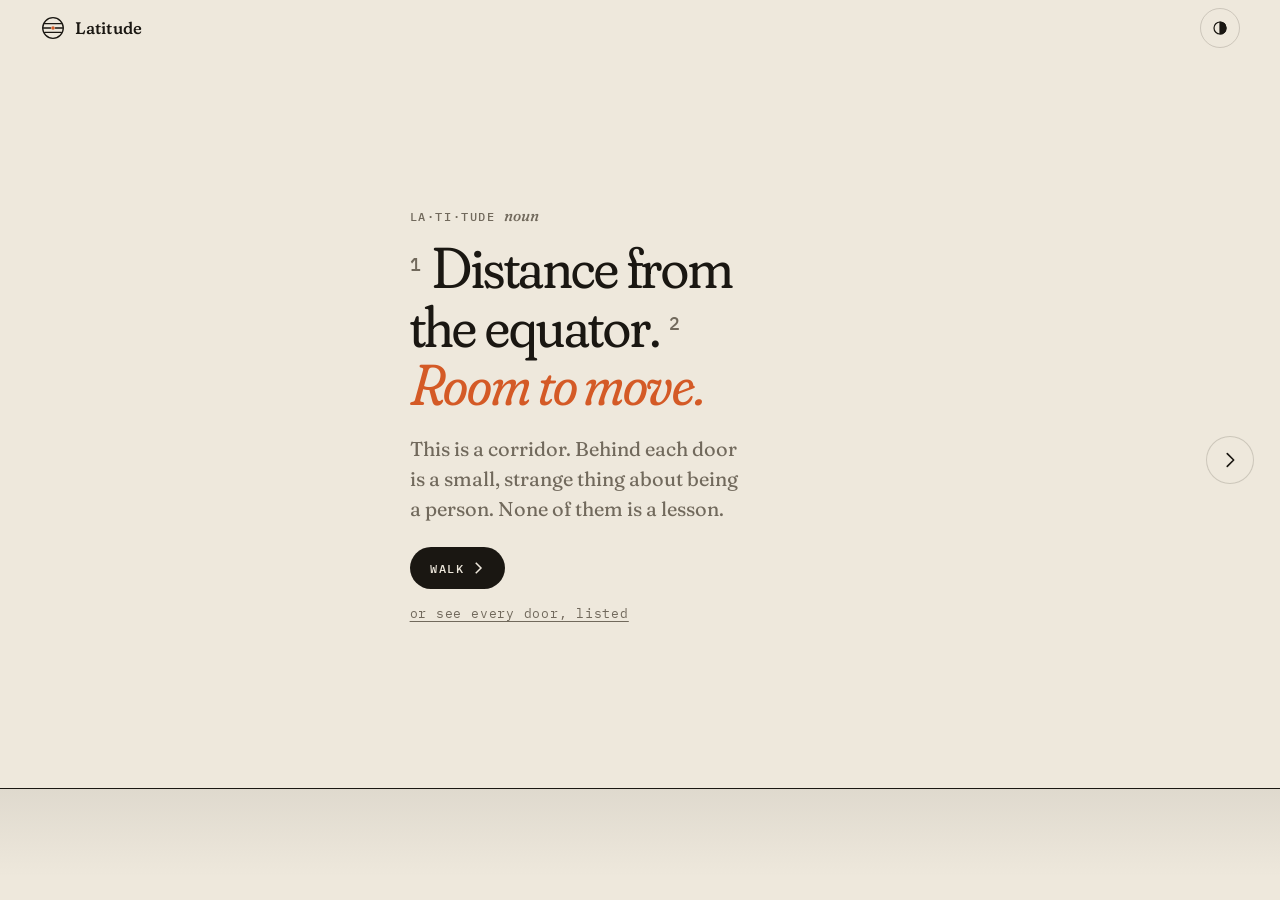
<file: index.html>
<!doctype html>
<html lang="en">
<head>
  <meta charset="utf-8">
  <meta name="viewport" content="width=device-width, initial-scale=1, viewport-fit=cover">
  <title>Latitude</title>
  <meta name="description" content="A corridor of doors. Behind each one, a small strange world: a party you can simulate, an emperor of San Francisco, a star that keeps time, a face that changes with whatever you saw before it.">
  <meta name="theme-color" content="#EEE8DC" media="(prefers-color-scheme: light)">
  <meta name="theme-color" content="#0E0D0C" media="(prefers-color-scheme: dark)">
  <link rel="manifest" href="manifest.webmanifest">
  <link rel="icon" href="icons/icon.svg" type="image/svg+xml">
  <link rel="apple-touch-icon" href="icons/apple-touch-icon.png">
  <meta name="apple-mobile-web-app-capable" content="yes">
  <meta name="apple-mobile-web-app-status-bar-style" content="black-translucent">
  <meta name="apple-mobile-web-app-title" content="Latitude">
  <link rel="preconnect" href="https://fonts.googleapis.com">
  <link rel="preconnect" href="https://fonts.gstatic.com" crossorigin>
  <link rel="stylesheet" href="https://fonts.googleapis.com/css2?family=Fraunces:ital,opsz,wght,SOFT,WONK@0,9..144,300..900,0..100,0..1;1,9..144,300..900,0..100,0..1&family=IBM+Plex+Mono:ital,wght@0,400;0,500;1,400&display=swap">
  <link rel="stylesheet" href="css/world.css">
  <link rel="stylesheet" href="css/book.css">
  <script>
    try { var t = localStorage.getItem('lat:theme'); if (t === 'light' || t === 'dark') document.documentElement.dataset.theme = t; } catch (e) {}
  </script>
</head>
<body data-world="corridor">
  <a class="skip" href="#main">Skip to content</a>
  <header class="bar">
    <a class="mark" href="#/" aria-label="Latitude — back to the corridor">
      <svg viewBox="0 0 48 48" aria-hidden="true"><use href="#logo"/></svg><span>Latitude</span>
    </a>
    <div class="bar-end">
      <button class="ibtn" id="curtainBtn" hidden aria-haspopup="dialog">
        <svg viewBox="0 0 24 24" aria-hidden="true"><path d="M3 3.5h18M5 3.5c0 6 .5 12-1.5 17h5c-.6-5 .2-10 3.5-17M19 3.5c0 6-.5 12 1.5 17h-5c.6-5-.2-10-3.5-17"/></svg>
        <span>Behind the curtain</span>
      </button>
      <button class="ibtn round" id="themeBtn" aria-label="Change theme">
        <svg viewBox="0 0 24 24" aria-hidden="true"><circle cx="12" cy="12" r="8"/><path d="M12 4a8 8 0 0 1 0 16z" fill="currentColor"/></svg>
      </button>
    </div>
  </header>

  <main id="main" tabindex="-1"></main>

  <dialog class="curtain" id="curtain" aria-labelledby="curtainTitle"></dialog>
  <div class="toast" id="toast" role="status" aria-live="polite"></div>

  <svg width="0" height="0" style="position:absolute" aria-hidden="true">
    <symbol id="logo" viewBox="0 0 48 48">
      <circle cx="24" cy="24" r="19" fill="none" stroke="currentColor" stroke-width="2.4"/>
      <path d="M8.2 16h31.6M5.6 24h14M28.4 24h14M8.2 32h31.6" fill="none" stroke="currentColor" stroke-width="2.4" stroke-linecap="round"/>
      <circle cx="24" cy="24" r="3.2" fill="var(--accent, currentColor)"/>
    </symbol>
  </svg>

  <noscript><p style="padding:2rem;font:1.2rem Georgia,serif">Latitude is a corridor of interactive doors, and the doors need JavaScript to open. The <a href="archive/">reading room</a> needs it too, sorry.</p></noscript>
  <script type="module" src="js/world.js"></script>
</body>
</html>
</file>
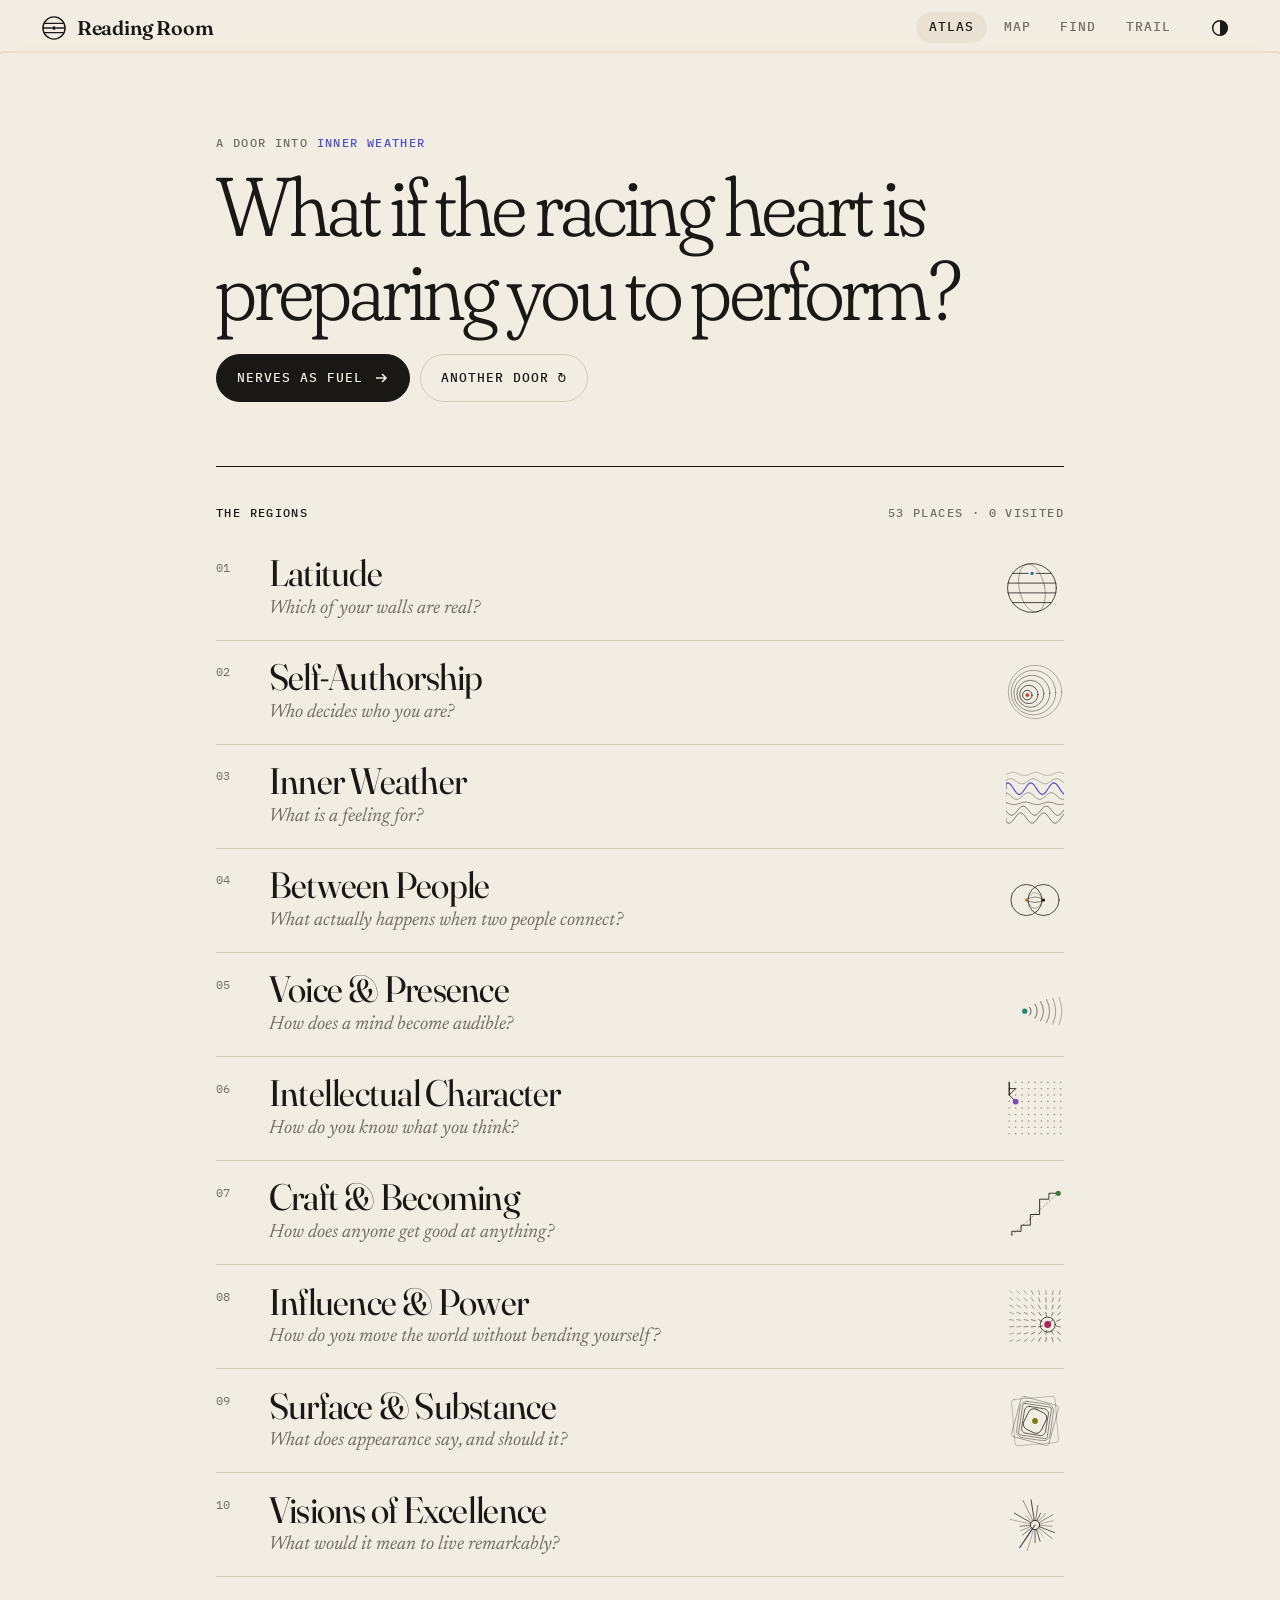
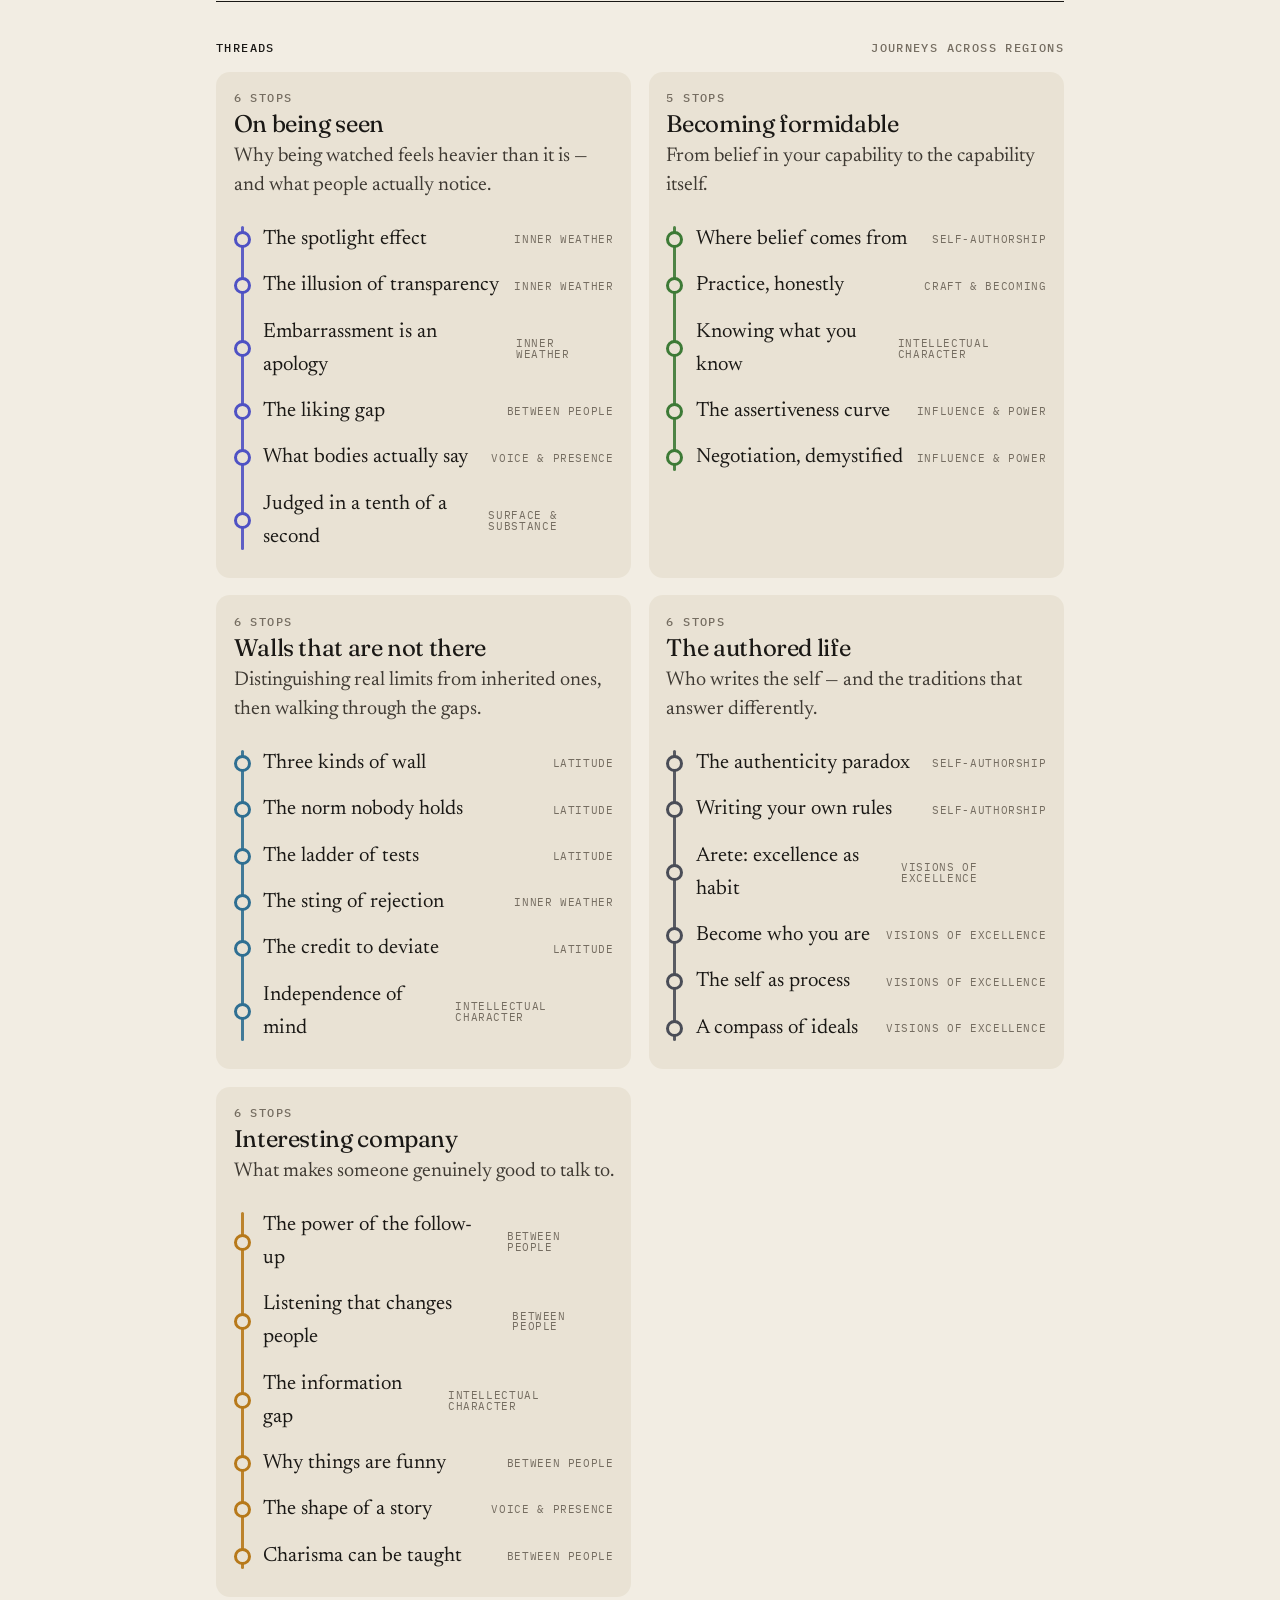
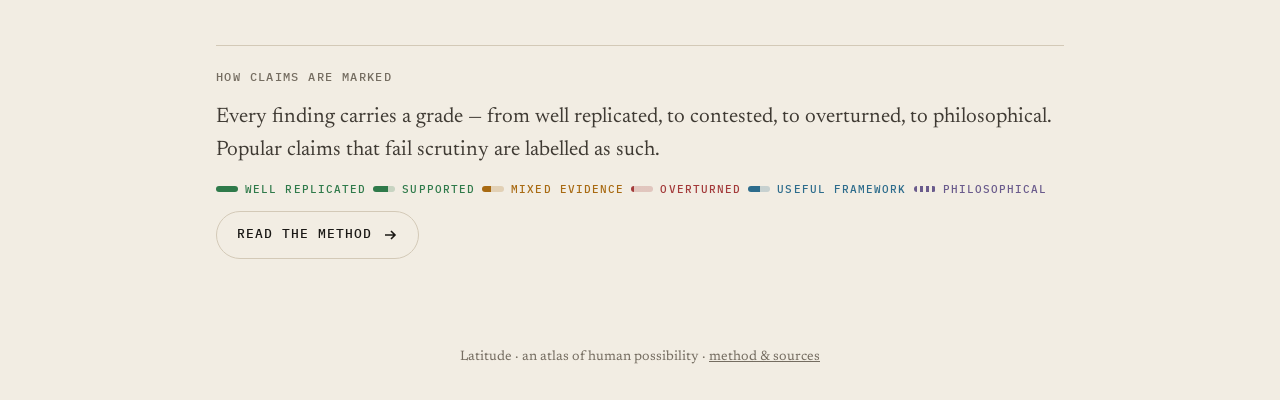
<file: archive/index.html>
<!doctype html>
<html lang="en">
<head>
  <meta charset="utf-8">
  <meta name="viewport" content="width=device-width, initial-scale=1, viewport-fit=cover">
  <title>The Reading Room — Latitude</title>
  <meta name="description" content="An interconnected atlas of what a person can become: confidence, conversation, presence, judgment, craft, and competing visions of excellence. Grounded in evidence, built for curiosity.">
  <meta name="theme-color" content="#F2EDE3" media="(prefers-color-scheme: light)">
  <meta name="theme-color" content="#111214" media="(prefers-color-scheme: dark)">
  <link rel="manifest" href="../manifest.webmanifest">
  <link rel="icon" href="../icons/icon.svg" type="image/svg+xml">
  <link rel="apple-touch-icon" href="../icons/apple-touch-icon.png">
  <meta name="apple-mobile-web-app-capable" content="yes">
  <meta name="apple-mobile-web-app-status-bar-style" content="black-translucent">
  <meta name="apple-mobile-web-app-title" content="Latitude">
  <link rel="preconnect" href="https://fonts.googleapis.com">
  <link rel="preconnect" href="https://fonts.gstatic.com" crossorigin>
  <link rel="stylesheet" href="https://fonts.googleapis.com/css2?family=Fraunces:ital,opsz,wght@0,9..144,300..800;1,9..144,300..800&family=Newsreader:ital,opsz,wght@0,6..72,300..600;1,6..72,300..600&family=IBM+Plex+Mono:wght@400;500&display=swap">
  <link rel="stylesheet" href="../css/app.css">
  <script>
    try { var t = localStorage.getItem('lat:theme'); if (t === 'light' || t === 'dark') document.documentElement.dataset.theme = t; } catch (e) {}
  </script>
</head>
<body>
  <a class="skip" href="#main">Skip to content</a>
  <header class="topbar" id="topbar">
    <a class="brand" href="../" aria-label="Back to the corridor">
      <svg class="brand-mark" viewBox="0 0 48 48" aria-hidden="true"><use href="#logo"/></svg>
      <span class="brand-word">Reading Room</span>
    </a>
    <nav class="topnav" aria-label="Primary">
      <a href="#/" data-nav="atlas">Atlas</a>
      <a href="#/map" data-nav="map">Map</a>
      <a href="#/find" data-nav="find">Find</a>
      <a href="#/trail" data-nav="trail">Trail</a>
    </nav>
    <button class="icon-btn" id="themeBtn" aria-label="Change theme" title="Theme">
      <svg viewBox="0 0 24 24" aria-hidden="true"><circle cx="12" cy="12" r="8" fill="none" stroke="currentColor" stroke-width="1.6"/><path d="M12 4a8 8 0 0 1 0 16z" fill="currentColor"/></svg>
    </button>
  </header>
  <div class="progress" id="progress" aria-hidden="true"></div>

  <main id="main" tabindex="-1"></main>

  <nav class="dock" aria-label="Primary">
    <a href="#/" data-nav="atlas"><svg viewBox="0 0 24 24" aria-hidden="true"><circle cx="12" cy="12" r="8.5"/><path d="M3.5 12h17M5 7.5h14M5 16.5h14"/></svg><span>Atlas</span></a>
    <a href="#/map" data-nav="map"><svg viewBox="0 0 24 24" aria-hidden="true"><circle cx="6" cy="7" r="2"/><circle cx="17" cy="5" r="2"/><circle cx="12" cy="13" r="2"/><circle cx="18" cy="18" r="2"/><circle cx="5" cy="18" r="2"/><path d="M7.6 8.2l3 3.4M13.6 11.6l2.6-4.8M13.5 14.3l3 2.6M10.3 14l-3.7 2.8"/></svg><span>Map</span></a>
    <a href="#/find" data-nav="find"><svg viewBox="0 0 24 24" aria-hidden="true"><circle cx="10.5" cy="10.5" r="6"/><path d="M15 15l5 5"/></svg><span>Find</span></a>
    <a href="#/trail" data-nav="trail"><svg viewBox="0 0 24 24" aria-hidden="true"><path d="M4 19c3-1 3-5 6-6s5 1 7-2 1-5 3-6"/><circle cx="4" cy="19" r="1.6"/><circle cx="20" cy="5" r="1.6"/></svg><span>Trail</span></a>
  </nav>

  <div class="sheet-scrim" id="scrim" hidden></div>
  <section class="sheet" id="sheet" role="dialog" aria-modal="true" aria-labelledby="sheetTitle" hidden></section>
  <div class="toast" id="toast" role="status" aria-live="polite"></div>

  <svg width="0" height="0" style="position:absolute" aria-hidden="true">
    <symbol id="logo" viewBox="0 0 48 48">
      <circle cx="24" cy="24" r="19" fill="none" stroke="currentColor" stroke-width="2.4"/>
      <path d="M8.2 16h31.6M5.6 24h14M28.4 24h14M8.2 32h31.6" fill="none" stroke="currentColor" stroke-width="2.4" stroke-linecap="round"/>
      <circle cx="24" cy="24" r="3.2" fill="var(--accent, currentColor)"/>
    </symbol>
  </svg>

  <noscript><p style="padding:2rem;font:1.2rem Georgia,serif">Latitude needs JavaScript to draw its maps and diagrams.</p></noscript>
  <script type="module" src="../js/app.js"></script>
</body>
</html>
</file>
<file: css/world.css>
/* ==========================================================================
   Latitude — the world.
   The shell is quiet paper and ink; each room behind a door brings its own
   weather by redefining the five tokens below on body[data-world].
   ========================================================================== */

:root {
  color-scheme: light dark;
  --paper: light-dark(#EEE8DC, #0E0D0C);
  --ink:   light-dark(#1A1712, #EDE6D8);
  --mute:  light-dark(#71695C, #958C7E);
  --line:  light-dark(rgba(26, 23, 18, .16), rgba(237, 230, 216, .14));
  --accent: light-dark(#D45A26, #F08A4B);
  --brass: #C9A24A;

  --bg: var(--paper); --fg: var(--ink); --soft: var(--mute); --hair: var(--line); --hi: var(--accent);

  --f-display: 'Fraunces', 'Iowan Old Style', Georgia, serif;
  --f-mono: 'IBM Plex Mono', ui-monospace, Menlo, monospace;
  --bar-h: 3.5rem;
  --gutter: clamp(1rem, 4.5vw, 2.5rem);
  --ease: cubic-bezier(.2, .7, .1, 1);
  --spring: cubic-bezier(.34, 1.45, .64, 1);
}
:root[data-theme="light"] { color-scheme: light; }
:root[data-theme="dark"] { color-scheme: dark; }

* { box-sizing: border-box; }
html { -webkit-text-size-adjust: 100%; text-size-adjust: 100%; }
body {
  margin: 0; min-height: 100svh;
  background: var(--bg); color: var(--fg);
  font: 400 1.125rem/1.5 var(--f-display);
  font-variation-settings: 'SOFT' 50, 'WONK' 0;
  -webkit-font-smoothing: antialiased; -moz-osx-font-smoothing: grayscale;
  -webkit-tap-highlight-color: transparent;
  overflow-x: hidden;
  transition: background-color .5s var(--ease), color .5s var(--ease);
}
svg { display: block; }
a { color: inherit; }
button { font: inherit; color: inherit; cursor: pointer; }
:focus-visible { outline: 2px solid var(--hi); outline-offset: 4px; border-radius: 6px; }
.skip { position: absolute; left: -999px; top: 0; }
.skip:focus { left: 1rem; top: 1rem; z-index: 99; background: var(--fg); color: var(--bg); padding: .5rem 1rem; }
.cap { font: 500 .72rem/1.3 var(--f-mono); letter-spacing: .14em; text-transform: uppercase; color: var(--soft); margin: 0; }
main:focus { outline: none; }
[hidden] { display: none !important; }

/* ---------- Bar ---------- */
.bar {
  position: sticky; top: 0; z-index: 20;
  height: calc(var(--bar-h) + env(safe-area-inset-top)); padding: env(safe-area-inset-top) var(--gutter) 0;
  display: flex; align-items: center; justify-content: space-between; gap: 1rem;
  background: color-mix(in oklab, var(--bg) 82%, transparent);
  -webkit-backdrop-filter: blur(10px); backdrop-filter: blur(10px);
}
.mark { display: inline-flex; align-items: center; gap: .55rem; text-decoration: none; font: 500 1.05rem var(--f-display); font-variation-settings: 'SOFT' 100, 'WONK' 1; letter-spacing: .01em; }
.mark svg { width: 26px; height: 26px; }
.bar-end { display: flex; align-items: center; gap: .4rem; }
.ibtn {
  display: inline-flex; align-items: center; gap: .45rem; min-height: 40px; padding: 0 .85rem;
  border: 1px solid var(--hair); border-radius: 999px; background: transparent;
  font: 500 .72rem var(--f-mono); letter-spacing: .1em; text-transform: uppercase;
  transition: background-color .2s, transform .2s var(--spring);
}
.ibtn:hover { background: color-mix(in oklab, var(--fg) 7%, transparent); }
.ibtn:active { transform: scale(.94); }
.ibtn.round { width: 40px; padding: 0; justify-content: center; }
.ibtn svg { width: 18px; height: 18px; fill: none; stroke: currentColor; stroke-width: 1.6; stroke-linecap: round; stroke-linejoin: round; }
@media (max-width: 520px) { #curtainBtn span { display: none; } #curtainBtn { width: 40px; padding: 0; justify-content: center; } }

/* ---------- Corridor ---------- */
.corridor { position: relative; height: calc(100svh - var(--bar-h) - env(safe-area-inset-top)); min-height: 520px; overflow: hidden; }
.wall {
  position: absolute; inset: auto 0 0 0; height: var(--floor); pointer-events: none; z-index: 0;
  background: linear-gradient(to bottom, color-mix(in oklab, var(--fg) 7%, transparent), transparent 80%);
  border-top: 1.5px solid var(--fg);
}
.corridor { --floor: clamp(4.75rem, 13svh, 7rem); --sw: min(84vw, 30rem); }
@media (min-width: 900px) { .corridor { --sw: min(36vw, 30rem); } }
.track {
  position: relative; z-index: 1; height: 100%;
  display: flex; overflow-x: auto; overflow-y: hidden;
  scroll-snap-type: x mandatory; scrollbar-width: none; overscroll-behavior-x: contain;
  padding-inline: calc((100% - var(--sw)) / 2);
}
.track::-webkit-scrollbar { display: none; }
.track:focus-visible { outline-offset: -6px; }
.slide {
  flex: 0 0 var(--sw); height: 100%; scroll-snap-align: center; scroll-snap-stop: always;
  display: grid; grid-template-rows: auto 1fr var(--floor); justify-items: center;
  padding: clamp(1rem, 4svh, 2.5rem) .75rem 0; text-align: center;
  --d: 0; --ad: 0;
}
.inscription {
  grid-row: 1; margin: 0; max-width: 15ch; min-height: 2.1em;
  font: 400 clamp(1.65rem, 6.6vw, 3rem)/1.04 var(--f-display); font-style: italic;
  font-variation-settings: 'SOFT' 100, 'WONK' 1, 'opsz' 144;
  letter-spacing: -.015em; text-wrap: balance;
  opacity: calc(1 - var(--ad) * 1.6); transform: translateY(calc(var(--ad) * 1.2rem));
}
.door-link {
  grid-row: 2; align-self: end; margin-top: 1rem; display: block; height: 100%; max-height: 60svh; width: 100%;
  background: none; border: 0; padding: 0; color: var(--fg); text-decoration: none;
  transform: perspective(900px) rotateY(calc(var(--d) * -32deg)) scale(calc(1 - var(--ad) * .16));
  transform-origin: 50% 100%;
}
.door-svg { height: 100%; width: 100%; overflow: visible; }
.medium { grid-row: 3; margin: 0; padding-top: .9rem; font: .72rem/1.4 var(--f-mono); letter-spacing: .14em; text-transform: uppercase; color: var(--soft); opacity: calc(1 - var(--ad) * 1.6); }
.medium .been { color: var(--hi); }

/* Intro: a dictionary entry on the wall. */
.slide.intro { display: flex; flex-direction: column; justify-content: center; align-items: flex-start; text-align: left; padding: 0 0 calc(var(--floor) + 1rem); }
.slide.intro > * { opacity: calc(1 - var(--ad) * 1.3); }
.intro .cap span { font-style: italic; text-transform: none; letter-spacing: 0; font-family: var(--f-display); font-size: .95rem; }
.def { margin: .8rem 0 0; font: 380 clamp(2rem, 8.4vw, 3.6rem)/1.02 var(--f-display); letter-spacing: -.02em; font-variation-settings: 'SOFT' 100, 'WONK' 0, 'opsz' 144; text-wrap: balance; }
.def .n { font: 500 .32em var(--f-mono); vertical-align: .9em; color: var(--soft); margin-right: .2em; }
.def em { font-variation-settings: 'SOFT' 100, 'WONK' 1, 'opsz' 144; color: var(--hi); }
.intro .sub { margin: 1.2rem 0 1.4rem; max-width: 26ch; font-size: clamp(1.05rem, 3.6vw, 1.25rem); color: var(--soft); text-wrap: pretty; }
.walk-on { display: inline-flex; align-items: center; gap: .3rem; background: var(--fg); color: var(--bg); border: 0; border-radius: 999px; padding: .75rem 1.1rem .75rem 1.3rem; font: 500 .78rem var(--f-mono); letter-spacing: .12em; text-transform: uppercase; transition: transform .25s var(--spring); }
.walk-on:active { transform: scale(.95); }
.walk-on svg { width: 18px; height: 18px; fill: none; stroke: currentColor; stroke-width: 2; }

.to-index { margin-top: 1rem; font: .8rem var(--f-mono); letter-spacing: .06em; color: var(--soft); text-underline-offset: .25em; }

/* Placards: a brass-edged plaque at the head of each wing. */
.slide.placard { grid-template-rows: 1fr var(--floor); }
.plaque { align-self: center; margin-bottom: 8svh; }
.plaque {
  width: min(20rem, 100%); padding: 1.6rem 1.4rem 1.5rem; text-align: center;
  border: 1.5px solid var(--brass); outline: 1px solid color-mix(in oklab, var(--brass) 45%, transparent); outline-offset: 5px;
  border-radius: 3px; opacity: calc(1 - var(--ad) * 1.4); transform: scale(calc(1 - var(--ad) * .1));
}
.plaque-n { margin: 0; font: 400 3.4rem/1 var(--f-display); font-variation-settings: 'SOFT' 0, 'WONK' 0, 'opsz' 144; color: var(--brass); }
.plaque-t { margin: .5rem 0 0; font: 400 clamp(1.7rem, 6.4vw, 2.4rem)/1.05 var(--f-display); font-style: italic; font-variation-settings: 'SOFT' 100, 'WONK' 1, 'opsz' 144; text-wrap: balance; }
.plaque-note { margin: .8rem auto 0; max-width: 22ch; color: var(--soft); font-size: 1rem; text-wrap: balance; }

/* The index of first lines. */
.index { max-width: 40rem; margin: 0 auto; padding: clamp(2rem, 8svh, 4rem) var(--gutter) calc(4rem + env(safe-area-inset-bottom)); }
.index-t { margin: .4rem 0 1.5rem; font: 400 clamp(2.4rem, 10vw, 3.6rem)/1 var(--f-display); font-style: italic; font-variation-settings: 'SOFT' 100, 'WONK' 1, 'opsz' 144; }
.ix-wing { padding-top: 1.6rem; border-top: 1px solid var(--hair); margin-bottom: 1.8rem; }
.ix-wing h2 { margin: 0; font: 500 .78rem var(--f-mono); letter-spacing: .14em; text-transform: uppercase; }
.ix-n { color: var(--brass); margin-right: .4rem; }
.ix-note { margin: .3rem 0 .6rem; color: var(--soft); font-size: 1rem; }
.ix-wing ol { list-style: none; margin: 0; padding: 0; }
.ix-wing a { display: grid; gap: .2rem; padding: .75rem 0; text-decoration: none; }
.ix-line { font: 400 clamp(1.35rem, 5vw, 1.7rem)/1.15 var(--f-display); font-style: italic; font-variation-settings: 'SOFT' 100, 'WONK' 1, 'opsz' 144; }
.ix-wing a:hover .ix-line { text-decoration: underline; text-decoration-thickness: 1.5px; text-underline-offset: .18em; }
.ix-meta { font: .74rem/1.4 var(--f-mono); letter-spacing: .04em; color: var(--soft); }
.ix-meta .been { color: var(--hi); }

.walk {
  position: absolute; z-index: 2; top: 45%; width: 48px; height: 48px; border-radius: 50%;
  border: 1px solid var(--hair); background: color-mix(in oklab, var(--bg) 70%, transparent);
  display: grid; place-items: center; transition: opacity .3s, transform .2s var(--spring);
}
.walk svg { width: 22px; height: 22px; fill: none; stroke: currentColor; stroke-width: 1.8; stroke-linecap: round; stroke-linejoin: round; }
.walk.prev { left: max(.5rem, 2vw); } .walk.next { right: max(.5rem, 2vw); }
.walk:disabled { opacity: 0; pointer-events: none; }
.walk:active { transform: scale(.9); }
@media (pointer: coarse) and (max-width: 700px) { .walk { top: auto; bottom: calc(var(--floor) * .5 - 24px); } }

/* ---------- Doors ---------- */
.door-svg .d-floor { stroke: none; }
.door-svg .d-frame { fill: none; stroke: currentColor; stroke-width: 3; }
.door-svg .d-panel { fill: var(--panel); }
.door-svg .d-mould { fill: none; stroke: rgba(255, 255, 255, .16); stroke-width: 1.5; }
.door-svg .d-knob { fill: var(--brass); }
.door-svg .panel { transform-box: fill-box; transform-origin: 0 50%; transition: transform .6s cubic-bezier(.5, 0, .2, 1); }
.door-svg .beyond { opacity: .9; }
.door-link:hover .panel, .door-link:focus-visible .panel { transform: scaleX(.93); }
.opening .panel { transform: scaleX(.06) !important; }
.opening .door-link { transition: transform .6s var(--ease); transform: scale(1.08); }
.opening .inscription, .opening .medium { transition: opacity .3s; opacity: 0; }

[data-door="arch"] { --panel: light-dark(#3C2559, #2B1A42); }
.d-win.party { animation: party 2.4s steps(1) infinite; }
@keyframes party { 0% { fill: #E8459B; } 25% { fill: #FFD27A; } 50% { fill: #46C6E6; } 75% { fill: #9B6BFF; } }
.party-spill { fill: none; stroke-width: 2.2; stroke-linecap: round; animation: party-stroke 2.4s steps(1) infinite; }
@keyframes party-stroke { 0% { stroke: #E8459B; } 25% { stroke: #FFD27A; } 50% { stroke: #46C6E6; } 75% { stroke: #9B6BFF; } }

[data-door="porthole"] { --panel: light-dark(#30535D, #22414A); }
.d-glass { fill: #BFE0DA; }
.d-ring { fill: none; stroke: var(--brass); stroke-width: 5; }
.d-wave { fill: #2D7383; animation: sway 3.2s ease-in-out infinite alternate; }
.d-wave.w2 { fill: #1D5262; animation-duration: 2.6s; animation-direction: alternate-reverse; }
@keyframes sway { to { transform: translate(-20px, 3px); } }
.d-rivets circle { fill: currentColor; }

[data-door="office"] { --panel: light-dark(#5E7259, #3F4F3C); }
.d-frost { fill: #D8DDCC; opacity: .92; }
.d-stencil { font: 600 7.5px var(--f-mono); letter-spacing: .08em; fill: #3A4637; }
.d-stencil.sm { font-size: 5px; }
.d-lever { stroke: var(--brass); stroke-width: 3; stroke-linecap: round; }
.d-dispenser rect { fill: #C2402E; }
.d-dispenser text { font: 600 4.4px var(--f-mono); fill: #FBEBD9; letter-spacing: .05em; }
.d-ticket { fill: #FFF8E8; stroke: rgba(0, 0, 0, .25); stroke-width: .6; transform-box: fill-box; transform-origin: 50% 0; }
.door-link:hover .d-ticket { animation: ticket .9s var(--spring); }
@keyframes ticket { 40% { transform: scaleY(1.35); } }

[data-door="dome"] { --panel: light-dark(#4A5568, #2E3644); }
.d-wall { fill: color-mix(in oklab, var(--fg) 9%, var(--bg)); }
.d-mould.dk { stroke: color-mix(in oklab, var(--fg) 22%, transparent); }
.d-night { fill: #12182A; }
.d-star { fill: #E8ECF6; }
.d-star.pulse { fill: #F2B35A; transform-box: fill-box; transform-origin: center; animation: cepheid 3.6s ease-in-out infinite; }
@keyframes cepheid { 0%, 100% { transform: scale(.55); opacity: .55; } 22% { transform: scale(1.25); opacity: 1; } }

[data-door="crown"] { --panel: light-dark(#8E2A2C, #6A1E21); }
.d-crown { fill: #C59A3C; stroke: #8E6E22; stroke-width: 1.2; stroke-linejoin: round; }
.d-gilt { fill: none; stroke: #C59A3C; stroke-width: 1.6; }
.d-pillar { fill: none; stroke: currentColor; stroke-width: 5; opacity: .35; }
.d-fog ellipse { fill: color-mix(in oklab, var(--bg) 70%, #9AA39A); opacity: .85; filter: blur(5px); }
.d-fog { animation: fog 11s ease-in-out infinite alternate; }
@keyframes fog { to { transform: translateX(-16px); } }

[data-door="lab"] { --panel: light-dark(#6E6A5E, #4A473F); }
.d-pipe { fill: none; stroke: color-mix(in oklab, var(--fg) 45%, transparent); stroke-width: 6; stroke-linecap: round; }
.d-valve { fill: #A87612; }
.d-etch path { fill: none; stroke: #A87612; stroke-width: 2; stroke-linecap: round; }
.d-stencil.lab { fill: var(--soft); font-size: 6.5px; letter-spacing: .3em; }
.door-link:hover .d-etch, .door-link:focus-visible .d-etch { animation: etch 1.4s var(--ease); }
@keyframes etch { 50% { opacity: .3; } }

[data-door="front"] { --panel: light-dark(#2F4F70, #24405C); }
.d-fan { fill: #F4D9A0; opacity: .85; }
.d-num { font: 600 20px var(--f-display); fill: var(--brass); }
.d-letterbox { fill: var(--brass); }
.d-note { fill: #3E5A4C; }
.d-note-l { stroke: #EFE8D6; stroke-width: 1; }
.d-step { fill: color-mix(in oklab, var(--fg) 14%, var(--bg)); }
.door-link:hover .d-note, .door-link:hover .d-note-l { transform: translateY(-3px); transition: transform .4s var(--spring); }

[data-door="cinema"] { --panel: light-dark(#2A2926, #1E1D1B); }
.d-marquee { fill: #161513; }
.d-marquee-t { font: 600 10px var(--f-mono); letter-spacing: .16em; fill: #ECE8DE; }
.d-marquee-t.sm { font-size: 5.4px; letter-spacing: .12em; fill: #9A958B; }
.d-bulb { fill: #F4E6B8; animation: chase 1.2s steps(1) infinite; animation-delay: calc(var(--i) * -.4s); }
@keyframes chase { 0% { opacity: 1; } 33% { opacity: .25; } }
[data-door="cinema"] .d-glass { fill: #B8B4AA; }

[data-door="building"] .door-link { color: var(--soft); }
.d-plan { fill: none; stroke: currentColor; stroke-width: 2; stroke-dasharray: 7 6; }
.d-plan.thin { stroke-width: .8; stroke-dasharray: 2 5; }
.d-scaffold path, .d-ladder { fill: none; stroke: currentColor; stroke-width: 2.2; stroke-linecap: round; opacity: .55; }
.d-sign { transform-box: view-box; transform-origin: 100px 48px; animation: swing 4s ease-in-out infinite; }
.d-sign rect { fill: var(--fg); }
.d-sign text { font: 600 12px var(--f-mono); letter-spacing: .14em; fill: var(--bg); }
.d-string { fill: none; stroke: currentColor; stroke-width: 1; }
@keyframes swing { 50% { transform: rotate(-4deg); } }
.rattle { animation: rattle .45s; }
@keyframes rattle { 20% { translate: -5px 0; } 40% { translate: 4px 0; } 60% { translate: -3px 0; } 80% { translate: 2px 0; } }

[data-door="hatch"] { --panel: light-dark(#6B4426, #4E3119); }
.d-plate { fill: var(--brass); }
.d-plate-t { font: 600 5px var(--f-mono); letter-spacing: .1em; fill: #3A2A10; }
.d-books rect { fill: none; stroke: currentColor; stroke-width: 1.6; }

/* ---------- A room ---------- */
.room { min-height: calc(100svh - var(--bar-h)); }
.arriving { padding: 30svh var(--gutter); text-align: center; font-style: italic; font-size: 1.5rem; color: var(--soft); margin: 0; }
.exit {
  display: grid; gap: 1.5rem; justify-items: start;
  padding: clamp(3rem, 10svh, 6rem) var(--gutter) calc(3rem + env(safe-area-inset-bottom));
  border-top: 1px solid var(--hair); max-width: 60rem; margin: 0 auto;
}
.exit-next { display: grid; gap: .5rem; text-decoration: none; }
.exit-line { font: 400 clamp(1.7rem, 6vw, 2.8rem)/1.05 var(--f-display); font-style: italic; font-variation-settings: 'SOFT' 100, 'WONK' 1, 'opsz' 144; text-wrap: balance; max-width: 18ch; }
.exit-next:hover .exit-line { text-decoration: underline; text-decoration-thickness: 1.5px; text-underline-offset: .18em; }
.exit-back { font: 500 .78rem var(--f-mono); letter-spacing: .12em; text-transform: uppercase; color: var(--soft); }

/* ---------- Curtain ---------- */
.curtain {
  margin: auto 0 0; width: 100%; max-width: 100%; max-height: 86svh; padding: 0;
  border: 0; border-radius: 22px 22px 0 0; background: var(--paper); color: var(--ink);
  font-size: 1.02rem; line-height: 1.5; overflow: auto;
  padding-bottom: env(safe-area-inset-bottom);
}
.curtain[open] { animation: rise .45s var(--ease); }
.curtain::backdrop { background: rgba(10, 8, 6, .55); -webkit-backdrop-filter: blur(3px); backdrop-filter: blur(3px); }
@keyframes rise { from { transform: translateY(40%); opacity: 0; } }
@media (min-width: 760px) {
  .curtain { margin: 0 0 0 auto; height: 100svh; max-height: 100svh; width: min(34rem, 92vw); border-radius: 0; }
  @keyframes rise { from { transform: translateX(30%); opacity: 0; } }
}
.drape {
  height: 46px;
  background:
    radial-gradient(ellipse 22px 30px at 50% 100%, var(--paper) 96%, transparent 100%) 0 18px / 44px 30px repeat-x,
    repeating-linear-gradient(90deg, #6E1423 0 6px, #8E2234 6px 16px, #5A0F1C 16px 22px, #7C1A2B 22px 30px, #63111F 30px 44px);
}
.curtain header { position: relative; padding: 1.1rem var(--gutter) .3rem; }
.curtain h2 { margin: .3rem 0 0; font: 400 1.9rem/1.1 var(--f-display); font-style: italic; font-variation-settings: 'SOFT' 100, 'WONK' 1; padding-right: 3rem; }
.curtain .close { position: absolute; right: var(--gutter); top: 1rem; border-color: var(--line); }
.curtain section { padding: .4rem var(--gutter) .6rem; }
.curtain h3 { font: 500 .72rem var(--f-mono); letter-spacing: .14em; text-transform: uppercase; color: var(--mute); margin: 1rem 0 .4rem; }
.curtain ul, .curtain ol { margin: 0; padding-left: 1.1rem; display: grid; gap: .55rem; }
.curtain li::marker { color: var(--mute); }
.curtain .src { font-size: .88rem; color: var(--mute); padding-bottom: 2rem; }

/* ---------- Toast ---------- */
.toast {
  position: fixed; left: 50%; bottom: calc(1.4rem + env(safe-area-inset-bottom)); z-index: 40;
  transform: translate(-50%, 1rem); opacity: 0; pointer-events: none;
  background: var(--ink); color: var(--paper); border-radius: 999px; padding: .55rem 1rem;
  font: 500 .74rem var(--f-mono); letter-spacing: .08em; transition: .3s var(--ease);
}
.toast.on { opacity: 1; transform: translate(-50%, 0); }

::view-transition-old(root), ::view-transition-new(root) { animation-duration: .35s; }

@media (prefers-reduced-motion: reduce) {
  *, *::before, *::after { animation-duration: .01ms !important; animation-iteration-count: 1 !important; transition-duration: .01ms !important; scroll-behavior: auto !important; }
}
</file>
<file: css/book.css>
/* ==========================================================================
   The book: shared grammar for illustrated stories (js/book.js).
   A story's own stylesheet supplies the palette (the world tokens on
   body[data-world]) plus --night / --night-ink for dark-toned pages,
   and draws everything inside .pg-art.
   ========================================================================== */

.book {
  --pp: var(--bg); --pi: var(--fg); --ps: var(--soft);
  --size: clamp(1.55rem, 6.3vw, 2.55rem);
  position: relative;
  height: calc(100svh - var(--bar-h) - env(safe-area-inset-top));
  min-height: 460px;
  display: grid; grid-template-rows: minmax(0, 1fr) auto;
  overflow: hidden;
  background: var(--bg);
}
.bk-pages { position: relative; overflow: hidden; touch-action: pan-y; -webkit-user-select: none; user-select: none; cursor: pointer; }

/* ---------- A page ---------- */
.pg {
  position: absolute; inset: 0;
  display: grid; grid-template: minmax(0, 1fr) / minmax(0, 1fr);
  background: var(--pp); color: var(--pi);
  transform-origin: 0 50%; backface-visibility: hidden; -webkit-backface-visibility: hidden;
  overflow: hidden;
}
.pg.tone-dark { --pp: var(--night, #12110F); --pi: var(--night-ink, #ECE5D6); --ps: color-mix(in oklab, var(--pi) 62%, var(--pp)); }
.pg.tone-accent { --pp: var(--hi); --pi: var(--bg); --ps: color-mix(in oklab, var(--pi) 75%, var(--pp)); }
.pg.tone-light { --pp: var(--day, #F4EFE4); --pi: var(--day-ink, #1A1712); --ps: color-mix(in oklab, var(--pi) 60%, var(--pp)); }
/* Paper: a grain that reads on light and dark alike. */
.pg::after {
  content: ''; position: absolute; inset: 0; pointer-events: none; z-index: 2;
  background: url("data:image/svg+xml,%3Csvg xmlns='http://www.w3.org/2000/svg' width='180' height='180'%3E%3Cfilter id='n'%3E%3CfeTurbulence type='fractalNoise' baseFrequency='.85' numOctaves='2' stitchTiles='stitch'/%3E%3CfeColorMatrix values='0 0 0 0 .5 0 0 0 0 .5 0 0 0 0 .5 0 0 0 .55 0'/%3E%3C/filter%3E%3Crect width='100%25' height='100%25' filter='url(%23n)'/%3E%3C/svg%3E");
  mix-blend-mode: overlay; opacity: .5;
}
.pg-shade { position: absolute; inset: 0; z-index: 3; pointer-events: none; opacity: 0; background: linear-gradient(90deg, rgba(0, 0, 0, .18), rgba(0, 0, 0, .55)); }

.pg-art { position: relative; min-height: 0; min-width: 0; overflow: hidden; }
.pg-art > svg { width: 100%; height: 100%; }
.pg-words {
  position: relative; z-index: 1; min-width: 0;
  padding: clamp(1.1rem, 4.5vw, 2.5rem) var(--gutter) clamp(1.2rem, 5vw, 2.5rem);
  align-self: center; width: 100%; max-width: 36rem;
}
.pg-eyebrow { color: var(--ps); margin-bottom: .9rem; }
.pg-title {
  margin: 0 0 .5rem; font: 360 clamp(2.4rem, 11.5vw, 5rem)/.96 var(--f-display);
  letter-spacing: -.03em; font-variation-settings: 'SOFT' 100, 'WONK' 1, 'opsz' 144; text-wrap: balance;
}
.beat {
  margin: 0 0 .55em; font: 370 var(--size)/1.13 var(--f-display);
  letter-spacing: -.014em; font-variation-settings: 'SOFT' 100, 'WONK' 0, 'opsz' 96; text-wrap: pretty;
  transition: opacity .55s var(--ease), transform .55s var(--ease), visibility 0s;
}
.beat:last-of-type { margin-bottom: 0; }
.beat:not(.on) { opacity: 0; visibility: hidden; transform: translateY(.3em); transition: none; }
.beat i { font-variation-settings: 'SOFT' 100, 'WONK' 1, 'opsz' 96; }
.beat b { font-weight: 560; }
.beat mark { background: none; color: var(--hi); }
.tone-accent .beat mark { color: var(--pi); text-decoration: underline 2px; text-underline-offset: .18em; }
.size-xl { --size: clamp(2.2rem, 11vw, 4.8rem); }
.size-xl .beat { line-height: 1.02; letter-spacing: -.025em; font-variation-settings: 'SOFT' 100, 'WONK' 0, 'opsz' 144; }
.size-m { --size: clamp(1.25rem, 5vw, 1.9rem); }
.size-s { --size: clamp(1.05rem, 4.2vw, 1.4rem); }
.size-s .beat { line-height: 1.32; }

/* ---------- Layouts ---------- */
/* under: picture on top, words beneath (side by side on wide screens) */
.pg-under { grid-template-rows: minmax(0, 1fr) auto; }
.pg-under .pg-words { align-self: start; padding-top: clamp(.9rem, 3vw, 1.6rem); }
/* over / cover / full: words laid over the picture */
.pg-over > *, .pg-cover > *, .pg-full > * { grid-area: 1 / 1; }
.pg-over .pg-words, .pg-cover .pg-words { align-self: end; }
.pg-over.at-top .pg-words { align-self: start; }
.pg-over.at-middle .pg-words { align-self: center; }
.pg-cover .pg-words { padding-bottom: clamp(1.6rem, 7vw, 3.5rem); }
.pg-cover .beat { font-size: clamp(1.05rem, 4.2vw, 1.4rem); line-height: 1.35; color: var(--ps); }
.pg-full .pg-words { align-self: end; }
.pg-full .beat { font-size: clamp(1rem, 3.9vw, 1.25rem); line-height: 1.35; }
/* text: words alone on the page */
.pg-text .pg-words { padding-inline: max(var(--gutter), 1.5rem); }
/* card: a framed intertitle */
.pg-card .pg-words { justify-self: center; text-align: center; max-width: 30rem; padding: 2rem; }
.pg-card .beat { text-wrap: balance; }

@media (min-width: 900px) and (min-aspect-ratio: 5/4) {
  .pg-under { grid-template: minmax(0, 1fr) / minmax(0, 1.15fr) minmax(0, 1fr); }
  .pg-under .pg-words { align-self: center; padding-left: 0; }
  .pg-text .pg-words, .pg-card .pg-words { justify-self: center; }
}

/* ---------- Glosses, notes, choices ---------- */
.gl, .fn { border: 0; background: none; padding: 0; margin: 0; font: inherit; color: inherit; cursor: help; position: relative; }
.gl { text-decoration: underline dotted; text-decoration-thickness: .07em; text-underline-offset: .16em; text-decoration-color: var(--hi); }
.gl[aria-expanded="true"] { color: var(--hi); }
.fn { font: 600 .42em/1 var(--f-mono); vertical-align: .95em; color: var(--hi); padding: 0 .12em; letter-spacing: 0; }
.fn::after, .gl::after { content: ''; position: absolute; inset: -12px -8px; }
.fn[aria-expanded="true"] { background: var(--hi); color: var(--pp); border-radius: 3px; }
.pg-notes { margin-top: 1.1rem; padding-top: .9rem; border-top: 1px solid color-mix(in oklab, var(--pi) 22%, transparent); font: 400 clamp(.98rem, 3.9vw, 1.2rem)/1.42 var(--f-display); letter-spacing: 0; }
.note { margin: 0 0 .5em; }
.note-n { font: 600 .7em var(--f-mono); color: var(--hi); vertical-align: .3em; margin-right: .25em; }

.pg-choices { display: flex; flex-wrap: wrap; gap: .5rem; margin-top: 1.2rem; opacity: 0; visibility: hidden; transition: opacity .5s var(--ease) .15s; }
.pg.done .pg-choices { opacity: 1; visibility: visible; }
.pg-choices button {
  border: 1.5px solid currentColor; border-radius: 999px; background: transparent; color: inherit;
  min-height: 44px; padding: .55rem 1.05rem; font: 500 .8rem/1.2 var(--f-mono); letter-spacing: .08em; text-transform: uppercase;
  transition: background-color .2s, color .2s, transform .2s var(--spring);
}
.pg-choices button:active { transform: scale(.95); }
.pg-choices button[aria-pressed="true"] { background: var(--pi); color: var(--pp); }

/* ---------- The slip: glosses and notes surface here ---------- */
.bk-slip {
  position: absolute; z-index: 8; left: var(--gutter); right: var(--gutter); bottom: calc(3.6rem + env(safe-area-inset-bottom));
  max-width: 32rem; margin-inline: auto;
  padding: .95rem 1.15rem; border-radius: 14px;
  background: var(--fg); color: var(--bg);
  font: 400 1.02rem/1.45 var(--f-display); text-wrap: pretty;
  box-shadow: 0 14px 40px rgba(0, 0, 0, .28);
  cursor: pointer;
}
.bk-slip .note-n { color: inherit; opacity: .6; }

/* ---------- Lens: a switch between editions, readings, points of view ---------- */
.bk-lens {
  position: absolute; z-index: 7; top: .7rem; right: var(--gutter);
  display: flex; align-items: center; gap: .15rem; padding: .2rem .2rem .2rem .7rem; border-radius: 999px;
  background: color-mix(in oklab, var(--bg) 86%, transparent); color: var(--fg);
  border: 1px solid var(--hair); -webkit-backdrop-filter: blur(8px); backdrop-filter: blur(8px);
}
.bk-lens .cap { margin-right: .35rem; font-size: .62rem; }
.bk-lens button { border: 0; border-radius: 999px; background: transparent; min-height: 34px; padding: .3rem .7rem; font: 500 .74rem var(--f-mono); letter-spacing: .06em; }
.bk-lens button[aria-checked="true"] { background: var(--fg); color: var(--bg); }

/* ---------- Controls ---------- */
.bk-ctl {
  display: flex; align-items: center; justify-content: space-between; gap: 1rem;
  padding: .35rem var(--gutter) calc(.35rem + env(safe-area-inset-bottom));
  border-top: 1px solid var(--hair); background: var(--bg); color: var(--fg); position: relative; z-index: 6;
}
.bk-btn { width: 44px; height: 44px; border-radius: 999px; border: 1px solid var(--hair); background: transparent; display: grid; place-items: center; transition: transform .2s var(--spring), opacity .2s; }
.bk-btn svg { width: 20px; height: 20px; fill: none; stroke: currentColor; stroke-width: 1.8; stroke-linecap: round; stroke-linejoin: round; }
.bk-btn:active { transform: scale(.9); }
.bk-btn:disabled { opacity: .25; pointer-events: none; }
.bk-btn.end { background: var(--fg); color: var(--bg); border-color: var(--fg); }
.bk-btn.end svg { transform: rotate(90deg); }
.bk-count { font: 500 .72rem var(--f-mono); letter-spacing: .14em; color: var(--soft); font-variant-numeric: tabular-nums; }
.bk-live { position: absolute; width: 1px; height: 1px; overflow: hidden; clip-path: inset(50%); white-space: nowrap; margin: 0; }

/* A room that holds a book needs no padding of its own. */
.room:has(> .book) { padding: 0; max-width: none; }

@media (prefers-reduced-motion: reduce) {
  .beat, .pg-choices { transition: opacity .2s linear; transform: none !important; }
}
</file>
<file: css/app.css>
/* ==========================================================================
   Latitude — design system
   Tokens use light-dark() so one declaration covers both themes.
   ========================================================================== */

:root {
  color-scheme: light dark;
  --paper:   light-dark(#F2EDE3, #111214);
  --paper-2: light-dark(#E9E2D4, #1A1B1F);
  --paper-3: light-dark(#DFD6C5, #24252A);
  --ink:     light-dark(#1A1815, #EDE7DC);
  --ink-2:   light-dark(#3F3A33, #CFC8BB);
  --muted:   light-dark(#756D61, #8F897E);
  --rule:    light-dark(#D3C9B7, #2C2D33);
  --accent:  light-dark(#C2462B, #F2805F);
  --good:    light-dark(#2F7A4A, #6FCB8E);
  --warn:    light-dark(#A86A12, #E6B04F);
  --bad:     light-dark(#A33A3A, #EF8A8A);
  --r: var(--accent);

  --f-display: 'Fraunces', 'Iowan Old Style', Georgia, serif;
  --f-body: 'Newsreader', 'Iowan Old Style', Georgia, serif;
  --f-mono: 'IBM Plex Mono', ui-monospace, 'SFMono-Regular', Menlo, monospace;

  --gutter: clamp(1.15rem, 4.5vw, 2.5rem);
  --measure: 36rem;
  --wide: 58rem;
  --radius: 14px;
  --ease: cubic-bezier(.2, .7, .1, 1);
  --spring: cubic-bezier(.34, 1.4, .64, 1);
  --dock-h: 64px;
  --top-h: 56px;
}
:root[data-theme="light"] { color-scheme: light; }
:root[data-theme="dark"]  { color-scheme: dark; }

* { box-sizing: border-box; }
html { -webkit-text-size-adjust: 100%; text-size-adjust: 100%; scroll-padding-top: calc(var(--top-h) + 1rem); }
body {
  margin: 0; background: var(--paper); color: var(--ink);
  font: 400 1.1875rem/1.6 var(--f-body);
  font-optical-sizing: auto;
  -webkit-font-smoothing: antialiased; -moz-osx-font-smoothing: grayscale;
  -webkit-tap-highlight-color: transparent;
  padding-bottom: calc(var(--dock-h) + env(safe-area-inset-bottom));
  overflow-x: hidden;
}
@media (min-width: 640px) { body { font-size: 1.3125rem; } }
img, svg { display: block; max-width: 100%; }
a { color: inherit; }
button { font: inherit; color: inherit; }
::selection { background: color-mix(in oklab, var(--r) 30%, transparent); }
:focus-visible { outline: 2px solid var(--r); outline-offset: 3px; border-radius: 4px; }
.skip { position: absolute; left: -999px; top: 0; }
.skip:focus { left: 1rem; top: 1rem; z-index: 99; background: var(--ink); color: var(--paper); padding: .5rem 1rem; }
.vh { position: absolute !important; width: 1px; height: 1px; overflow: hidden; clip: rect(0 0 0 0); white-space: nowrap; }

/* ---------- Chrome ---------- */
.topbar {
  position: sticky; top: 0; z-index: 30; height: calc(var(--top-h) + env(safe-area-inset-top));
  padding: env(safe-area-inset-top) var(--gutter) 0;
  display: flex; align-items: center; gap: 1rem;
  background: color-mix(in oklab, var(--paper) 82%, transparent);
  backdrop-filter: saturate(1.4) blur(14px); -webkit-backdrop-filter: saturate(1.4) blur(14px);
  border-bottom: 1px solid transparent; transition: border-color .3s;
}
.topbar.scrolled { border-bottom-color: var(--rule); }
.brand { display: flex; align-items: center; gap: .55rem; text-decoration: none; margin-right: auto; }
.brand-mark { width: 28px; height: 28px; --accent: var(--accent); }
.brand-word { font: 600 1.25rem/1 var(--f-display); letter-spacing: -.01em; font-variation-settings: 'opsz' 40; }
.topnav { display: none; gap: .25rem; }
.topnav a { font: 500 .8rem/1 var(--f-mono); text-transform: uppercase; letter-spacing: .08em; text-decoration: none; padding: .55rem .8rem; border-radius: 99px; color: var(--muted); }
.topnav a[aria-current="page"] { color: var(--ink); background: var(--paper-2); }
.icon-btn { width: 40px; height: 40px; display: grid; place-items: center; border: 0; background: none; border-radius: 50%; cursor: pointer; }
.icon-btn svg { width: 22px; height: 22px; }
.icon-btn:active { transform: scale(.92); }
.progress { position: fixed; top: calc(var(--top-h) + env(safe-area-inset-top) - 2px); left: 0; height: 2px; width: 100%; transform-origin: 0 50%; transform: scaleX(0); background: var(--r); z-index: 31; pointer-events: none; }

.dock {
  position: fixed; left: 0; right: 0; bottom: 0; z-index: 30;
  display: grid; grid-template-columns: repeat(4, 1fr);
  height: calc(var(--dock-h) + env(safe-area-inset-bottom)); padding-bottom: env(safe-area-inset-bottom);
  background: color-mix(in oklab, var(--paper) 86%, transparent);
  backdrop-filter: saturate(1.4) blur(16px); -webkit-backdrop-filter: saturate(1.4) blur(16px);
  border-top: 1px solid var(--rule);
}
.dock a { display: flex; flex-direction: column; align-items: center; justify-content: center; gap: 4px; text-decoration: none; color: var(--muted); font: 500 .66rem/1 var(--f-mono); letter-spacing: .08em; text-transform: uppercase; position: relative; }
.dock svg { width: 24px; height: 24px; fill: none; stroke: currentColor; stroke-width: 1.5; stroke-linecap: round; transition: transform .35s var(--spring); }
.dock a[aria-current="page"] { color: var(--ink); }
.dock a[aria-current="page"] svg { transform: translateY(-1px) scale(1.08); }
.dock a[aria-current="page"]::after { content: ''; position: absolute; top: 6px; width: 4px; height: 4px; border-radius: 50%; background: var(--accent); }
.dock a:active svg { transform: scale(.88); }
@media (min-width: 900px) {
  .dock { display: none; }
  .topnav { display: flex; }
  body { padding-bottom: 0; }
}

main { outline: none; min-height: 70vh; }
.page { animation: pageIn .5s var(--ease) both; }
@keyframes pageIn { from { opacity: 0; transform: translateY(10px); } }

/* ---------- Typography primitives ---------- */
.kicker { font: 500 .72rem/1.3 var(--f-mono); letter-spacing: .12em; text-transform: uppercase; color: var(--muted); }
.kicker b { color: var(--r); font-weight: 500; }
.display { font-family: var(--f-display); font-weight: 400; letter-spacing: -.025em; line-height: .98; font-variation-settings: 'opsz' 144, 'SOFT' 50; margin: 0; }
.h2 { font: 400 clamp(1.7rem, 6vw, 2.4rem)/1.08 var(--f-display); letter-spacing: -.02em; margin: 0; font-variation-settings: 'opsz' 96; }
.h3 { font: 600 1.15rem/1.25 var(--f-display); margin: 0; font-variation-settings: 'opsz' 30; }
.lead { font-size: 1.22em; line-height: 1.45; color: var(--ink-2); }
.wrap { max-width: var(--wide); margin: 0 auto; padding: 0 var(--gutter); }
.read { max-width: var(--measure); margin: 0 auto; padding: 0 var(--gutter); }
.btn {
  display: inline-flex; align-items: center; gap: .6rem; padding: .85rem 1.25rem; min-height: 48px;
  border-radius: 99px; border: 1px solid var(--ink); background: var(--ink); color: var(--paper);
  font: 500 .8rem/1 var(--f-mono); letter-spacing: .08em; text-transform: uppercase; text-decoration: none; cursor: pointer;
  transition: transform .25s var(--spring), background .2s;
}
.btn:active { transform: scale(.96); }
.btn.ghost { background: transparent; color: var(--ink); border-color: var(--rule); }
.btn svg { width: 16px; height: 16px; }
.chip { display: inline-flex; align-items: center; gap: .4rem; font: 500 .68rem/1 var(--f-mono); letter-spacing: .08em; text-transform: uppercase; padding: .45rem .65rem; border-radius: 99px; border: 1px solid var(--rule); color: var(--ink-2); text-decoration: none; white-space: nowrap; }
.chip i { width: 8px; height: 8px; border-radius: 50%; background: var(--r); display: inline-block; }

/* ---------- Atlas (home) ---------- */
.door { padding: clamp(2.2rem, 9vw, 5rem) 0 2.5rem; position: relative; }
.door-q { font: 300 clamp(2.35rem, 10.5vw, 5.2rem)/1.0 var(--f-display); letter-spacing: -.035em; margin: .9rem 0 1.4rem; font-variation-settings: 'opsz' 144, 'SOFT' 100; text-wrap: balance; }
.door-q em { font-style: italic; color: var(--r); }
.door-row { display: flex; flex-wrap: wrap; gap: .6rem; align-items: center; }
.door-art { position: absolute; right: calc(var(--gutter) * -1); top: 0; width: min(62vw, 420px); opacity: .9; pointer-events: none; z-index: -1; }
.door-swap { animation: swapIn .6s var(--ease) both; }
@keyframes swapIn { from { opacity: 0; transform: translateY(14px); filter: blur(4px); } }

.section-head { display: flex; align-items: baseline; justify-content: space-between; gap: 1rem; padding: 2.4rem 0 1rem; border-top: 1px solid var(--ink); margin-top: 1.5rem; }
.section-head .kicker { color: var(--ink); }

.index-list { list-style: none; margin: 0; padding: 0; }
.index-row { --r: var(--rc); border-bottom: 1px solid var(--rule); }
.index-row a { display: grid; grid-template-columns: 2.4rem 1fr auto; gap: .2rem .9rem; align-items: center; padding: 1.1rem 0; text-decoration: none; position: relative; }
.index-num { font: 400 .78rem/1 var(--f-mono); color: var(--muted); align-self: start; padding-top: .45rem; }
.index-name { font: 400 clamp(1.55rem, 6.4vw, 2.3rem)/1.05 var(--f-display); letter-spacing: -.02em; font-variation-settings: 'opsz' 96; transition: transform .4s var(--ease), color .3s; }
.index-q { grid-column: 2; font-size: .92em; color: var(--muted); font-style: italic; line-height: 1.35; }
.index-glyph { grid-row: 1 / span 2; grid-column: 3; width: 58px; height: 58px; transition: transform .6s var(--spring); }
.index-row a:hover .index-name, .index-row a:focus-visible .index-name { color: var(--r); transform: translateX(4px); }
.index-row a:hover .index-glyph { transform: rotate(18deg) scale(1.06); }
.index-row a:active .index-glyph { transform: scale(.9); }

/* Threads — transit-line journeys */
.threads { display: grid; gap: 1.1rem; }
@media (min-width: 760px) { .threads { grid-template-columns: 1fr 1fr; } }
.thread { padding: 1.2rem 1.1rem 1.1rem; border-radius: var(--radius); background: var(--paper-2); position: relative; overflow: hidden; }
.thread h3 { font: 400 1.5rem/1.1 var(--f-display); margin: .35rem 0 .3rem; letter-spacing: -.015em; }
.thread p { margin: 0 0 1rem; color: var(--ink-2); font-size: .95em; line-height: 1.45; }
.line { list-style: none; margin: 0; padding: 0; position: relative; }
.line::before { content: ''; position: absolute; left: 7px; top: 10px; bottom: 10px; width: 3px; border-radius: 3px; background: var(--tc); opacity: .9; }
.line li a { display: flex; align-items: center; gap: .8rem; padding: .42rem 0; text-decoration: none; font-size: .98em; }
.line li .stop { width: 17px; height: 17px; flex: none; border-radius: 50%; border: 3px solid var(--tc); background: var(--paper-2); position: relative; z-index: 1; transition: transform .3s var(--spring), background .2s; }
.line li.seen .stop { background: var(--tc); }
.line li a:hover .stop { transform: scale(1.25); }
.line li small { margin-left: auto; font: 400 .66rem/1 var(--f-mono); letter-spacing: .06em; text-transform: uppercase; color: var(--muted); }

.method-band { margin: 3rem 0 1rem; padding: 1.5rem 0; border-top: 1px solid var(--rule); display: grid; gap: 1rem; }
.method-band p { margin: 0; color: var(--ink-2); }
.legend { display: flex; flex-wrap: wrap; gap: .45rem; }

/* ---------- Region page ---------- */
.region-hero { --r: var(--rc); padding: 2rem 0 1.5rem; position: relative; overflow: hidden; }
.region-art { width: 100%; max-width: 560px; aspect-ratio: 1.6; margin: 0 0 -1rem auto; color: var(--r); }
.region-title { font-size: clamp(3rem, 15vw, 7rem); }
.region-q { font: italic 300 clamp(1.35rem, 5vw, 1.9rem)/1.25 var(--f-display); color: var(--r); margin: 1rem 0; }
.concept-list { list-style: none; margin: 1.5rem 0 3rem; padding: 0; counter-reset: c; }
.concept-list li { border-top: 1px solid var(--rule); }
.concept-list a { display: grid; grid-template-columns: 1fr 64px; gap: .25rem 1rem; padding: 1.15rem 0 1.2rem; text-decoration: none; align-items: center; }
.concept-list .t { font: 400 1.6rem/1.08 var(--f-display); letter-spacing: -.015em; transition: color .2s; }
.concept-list .k { color: var(--muted); font-size: .95em; line-height: 1.4; }
.concept-list .g { grid-row: 1 / span 3; grid-column: 2; width: 64px; height: 64px; color: var(--r); }
.concept-list .meta { display: flex; gap: .4rem; flex-wrap: wrap; margin-top: .35rem; }
.concept-list a:hover .t { color: var(--r); }
.concept-list li.seen .t::after { content: ' ·'; color: var(--r); }

/* ---------- Concept page ---------- */
.c-hero { --r: var(--rc); position: relative; padding: 1.6rem 0 1rem; }
.c-art { color: var(--r); width: 100%; aspect-ratio: 2.1; margin: 0 0 .4rem; }
.c-hero.l-right .c-art { width: 62%; margin-left: auto; aspect-ratio: 1.2; }
.c-hero.l-band .c-art { aspect-ratio: 3.2; }
.c-title { font-size: clamp(2.8rem, 13.5vw, 6rem); margin: .6rem 0 .8rem; text-wrap: balance; hyphens: manual; }
.c-kick { font: italic 300 clamp(1.3rem, 5.2vw, 1.8rem)/1.28 var(--f-display); color: var(--ink-2); margin: 0 0 1.2rem; text-wrap: pretty; }
.c-meta { display: flex; flex-wrap: wrap; gap: .45rem; align-items: center; }
.crumb { display: inline-flex; align-items: center; gap: .45rem; text-decoration: none; }
.c-body { --r: var(--rc); padding-bottom: 2rem; }
.c-body > * + * { margin-top: 1.35rem; }
.c-body p { margin: 0; hyphens: auto; text-wrap: pretty; }
.c-body > * + p { margin-top: 1.1rem; }
.c-body .lede { font: 400 clamp(1.35rem, 5.4vw, 1.75rem)/1.36 var(--f-display); letter-spacing: -.01em; font-variation-settings: 'opsz' 36; margin-top: 2rem; }
.c-body .lede::first-letter { color: var(--r); }
.c-body h2 { font: 600 .78rem/1.3 var(--f-mono); letter-spacing: .14em; text-transform: uppercase; color: var(--r); margin: 2.8rem 0 -.4rem; display: flex; align-items: center; gap: .8rem; }
.c-body h2::after { content: ''; height: 1px; flex: 1; background: var(--rule); }
.xl { text-decoration: none; background-image: linear-gradient(var(--r), var(--r)); background-size: 100% 1.5px; background-position: 0 92%; background-repeat: no-repeat; padding-bottom: 1px; cursor: pointer; transition: background-size .25s var(--ease), color .2s; }
.xl::after { content: '↗'; font: 500 .62em/1 var(--f-mono); color: var(--r); margin-left: .12em; vertical-align: .35em; }
.xl:hover { color: var(--r); }
em { font-style: italic; }
strong { font-weight: 600; }

.pull { margin: 2.4rem 0; padding: 0; font: 300 clamp(1.6rem, 7vw, 2.4rem)/1.15 var(--f-display); letter-spacing: -.02em; font-variation-settings: 'opsz' 120, 'SOFT' 100; text-wrap: balance; position: relative; }
.pull::before { content: ''; display: block; width: 2.4rem; height: 3px; background: var(--r); margin-bottom: 1rem; }
.pull cite { display: block; margin-top: .8rem; font: 500 .72rem/1.3 var(--f-mono); letter-spacing: .1em; text-transform: uppercase; font-style: normal; color: var(--muted); }

.figure { margin: 2.2rem calc(var(--gutter) * -1); padding: 1.4rem var(--gutter) 1.2rem; background: var(--paper-2); }
@media (min-width: 720px) { .figure { margin-left: -4rem; margin-right: -4rem; padding: 2rem 4rem 1.5rem; border-radius: 22px; } }
.figure figcaption { font-size: .82em; color: var(--muted); margin-top: 1rem; line-height: 1.45; }
.figure figcaption b { font: 500 .7rem/1 var(--f-mono); letter-spacing: .1em; text-transform: uppercase; color: var(--r); margin-right: .4rem; }
.fig-title { font: 500 .72rem/1.3 var(--f-mono); letter-spacing: .12em; text-transform: uppercase; margin-bottom: 1rem; display: flex; justify-content: space-between; gap: 1rem; color: var(--ink-2); }

/* Evidence */
.evidence { border: 1px solid var(--rule); border-radius: var(--radius); padding: 1.1rem 1.15rem 1.15rem; position: relative; }
.evidence .claim { font: 500 1.08rem/1.35 var(--f-display); margin: .55rem 0 .45rem; font-variation-settings: 'opsz' 24; }
.evidence .note { font-size: .9em; color: var(--ink-2); line-height: 1.5; }
.lvl { display: inline-flex; align-items: center; gap: .45rem; font: 500 .66rem/1 var(--f-mono); letter-spacing: .1em; text-transform: uppercase; color: var(--lc); }
.lvl::before { content: ''; width: 22px; height: 6px; border-radius: 3px; background: linear-gradient(90deg, var(--lc) var(--lf), color-mix(in oklab, var(--lc) 22%, transparent) var(--lf)); }
.lvl-robust { --lc: var(--good); --lf: 100%; }
.lvl-supported { --lc: var(--good); --lf: 66%; }
.lvl-mixed { --lc: var(--warn); --lf: 40%; }
.lvl-myth { --lc: var(--bad); --lf: 12%; }
.lvl-interpretive { --lc: light-dark(#6A5B8C, #B8A6E8); --lf: 0%; }
.lvl-interpretive::before { background: repeating-linear-gradient(90deg, var(--lc) 0 3px, transparent 3px 6px); }
.lvl-framework { --lc: light-dark(#2D6C8C, #7EC3E6); --lf: 55%; }

/* Compare */
.compare { display: grid; grid-template-columns: 1fr 1fr; gap: 1px; background: var(--rule); border: 1px solid var(--rule); border-radius: var(--radius); overflow: hidden; }
.compare > div { background: var(--paper); padding: 1rem .95rem; }
.compare h4 { margin: 0 0 .6rem; font: 600 1.02rem/1.2 var(--f-display); }
.compare h4 small { display: block; font: 500 .62rem/1.4 var(--f-mono); letter-spacing: .1em; text-transform: uppercase; color: var(--muted); margin-bottom: .2rem; }
.compare ul { margin: 0; padding: 0; list-style: none; font-size: .88em; line-height: 1.4; }
.compare li + li { margin-top: .55rem; }
.compare > div:last-child h4 { color: var(--r); }

/* Interactive blocks: predict / scenario / sort */
.inter { border-radius: var(--radius); background: var(--paper-2); padding: 1.2rem 1.15rem; }
.inter .tag { font: 500 .66rem/1 var(--f-mono); letter-spacing: .14em; text-transform: uppercase; color: var(--r); display: flex; align-items: center; gap: .5rem; }
.inter .tag::before { content: ''; width: 7px; height: 7px; border-radius: 50%; background: var(--r); box-shadow: 0 0 0 4px color-mix(in oklab, var(--r) 22%, transparent); }
.inter .q { font: 500 1.18rem/1.32 var(--f-display); margin: .7rem 0 1rem; font-variation-settings: 'opsz' 30; }
.opts { display: grid; gap: .55rem; }
.opt { text-align: left; width: 100%; padding: .85rem 1rem; min-height: 50px; border-radius: 12px; border: 1px solid var(--rule); background: var(--paper); cursor: pointer; font: 400 1rem/1.35 var(--f-body); transition: border-color .2s, transform .2s var(--spring), background .2s; display: flex; gap: .7rem; align-items: flex-start; }
.opt:active { transform: scale(.985); }
.opt .mk { flex: none; width: 22px; height: 22px; border-radius: 50%; border: 1.5px solid var(--rule); display: grid; place-items: center; font: 600 .7rem/1 var(--f-mono); margin-top: 1px; }
.opt.picked { border-color: var(--r); }
.opt.picked .mk { background: var(--r); border-color: var(--r); color: var(--paper); }
.opt.right .mk { background: var(--good); border-color: var(--good); color: var(--paper); }
.reveal { margin-top: 1rem; padding-top: 1rem; border-top: 1px dashed var(--rule); font-size: .95em; line-height: 1.5; animation: swapIn .45s var(--ease) both; }
.reveal .verdict { font: 500 .7rem/1 var(--f-mono); letter-spacing: .1em; text-transform: uppercase; margin-bottom: .45rem; display: block; color: var(--r); }
.opt-note { display: block; font-size: .88em; color: var(--ink-2); margin-top: .35rem; animation: swapIn .4s var(--ease) both; }

/* Field experiment */
.field { border-radius: var(--radius); border: 1.5px dashed color-mix(in oklab, var(--r) 60%, var(--rule)); padding: 1.2rem 1.15rem; }
.field .q { font: 500 1.2rem/1.3 var(--f-display); margin: .6rem 0 .8rem; }
.field ol { margin: 0 0 1rem; padding-left: 1.2rem; font-size: .95em; }
.field ol li + li { margin-top: .4rem; }
.field .hyp { font-size: .88em; color: var(--ink-2); }
.field .hyp b { font: 500 .66rem/1 var(--f-mono); letter-spacing: .1em; text-transform: uppercase; color: var(--r); }

/* Reflect */
.reflect { padding: 1.4rem 0 .4rem; border-top: 1px solid var(--rule); border-bottom: 1px solid var(--rule); }
.reflect .q { font: italic 300 1.4rem/1.3 var(--f-display); margin: .5rem 0 1rem; }
textarea.note {
  width: 100%; min-height: 6.5rem; resize: vertical; border: 0; border-radius: 12px; padding: .9rem 1rem;
  background: var(--paper-2); color: var(--ink); font: 400 1rem/1.5 var(--f-body);
}
textarea.note:focus { outline: 2px solid var(--r); outline-offset: 0; }
.saved { font: 500 .66rem/1 var(--f-mono); letter-spacing: .1em; text-transform: uppercase; color: var(--muted); margin: .55rem 0 .6rem; min-height: 1em; }

/* Lists / steps / voices */
.steps { list-style: none; padding: 0; margin: 0; counter-reset: s; }
.steps li { counter-increment: s; position: relative; padding: 0 0 1.1rem 3rem; }
.steps li::before { content: counter(s, decimal-leading-zero); position: absolute; left: 0; top: .1rem; font: 500 .8rem/1 var(--f-mono); color: var(--r); border: 1px solid var(--r); border-radius: 50%; width: 2rem; height: 2rem; display: grid; place-items: center; }
.steps li b { display: block; font: 600 1.06rem/1.3 var(--f-display); margin-bottom: .15rem; }
.steps li span { font-size: .95em; color: var(--ink-2); }

.voices { display: grid; gap: 0; border-left: 2px solid var(--r); }
.voice { padding: .3rem 0 1.1rem 1.1rem; position: relative; }
.voice::before { content: ''; position: absolute; left: -7px; top: .6rem; width: 12px; height: 12px; border-radius: 50%; background: var(--paper); border: 2px solid var(--r); }
.voice b { font: 600 1.05rem/1.3 var(--f-display); display: block; }
.voice small { font: 500 .64rem/1 var(--f-mono); letter-spacing: .1em; text-transform: uppercase; color: var(--muted); }
.voice p { margin: .3rem 0 0; font-size: .95em; color: var(--ink-2); }

.myths { display: grid; gap: .7rem; }
.myth { display: grid; grid-template-columns: 1fr; border-radius: 12px; overflow: hidden; border: 1px solid var(--rule); }
.myth > div { padding: .8rem 1rem; font-size: .95em; line-height: 1.45; }
.myth .said { background: var(--paper-2); color: var(--ink-2); }
.myth .said::before { content: 'Popular claim'; display: block; font: 500 .62rem/1 var(--f-mono); letter-spacing: .1em; text-transform: uppercase; color: var(--bad); margin-bottom: .35rem; }
.myth .real::before { content: 'What the evidence says'; display: block; font: 500 .62rem/1 var(--f-mono); letter-spacing: .1em; text-transform: uppercase; color: var(--good); margin-bottom: .35rem; }

.lives { display: grid; gap: 1rem; }
.life { display: grid; grid-template-columns: 3.2rem 1fr; gap: .9rem; align-items: start; }
.life .mono { width: 3.2rem; height: 3.2rem; border-radius: 50%; display: grid; place-items: center; font: 400 1.25rem/1 var(--f-display); background: color-mix(in oklab, var(--r) 16%, var(--paper)); color: var(--r); font-variation-settings: 'opsz' 60; }
.life b { font: 600 1.06rem/1.25 var(--f-display); }
.life small { font: 500 .64rem/1 var(--f-mono); letter-spacing: .08em; text-transform: uppercase; color: var(--muted); margin-left: .35rem; }
.life p { margin: .2rem 0 0; font-size: .95em; color: var(--ink-2); line-height: 1.5; }

/* Onward paths */
.onward { --r: var(--rc); padding: 2.4rem 0 1rem; border-top: 1px solid var(--ink); margin-top: 2.5rem; }
.paths { list-style: none; margin: 1rem 0 0; padding: 0; }
.paths li { border-bottom: 1px solid var(--rule); }
.paths a { display: grid; grid-template-columns: 44px 1fr 20px; gap: .9rem; align-items: center; padding: 1rem 0; text-decoration: none; }
.paths .g { width: 44px; height: 44px; }
.paths .t { font: 400 1.35rem/1.12 var(--f-display); display: block; }
.paths .why { font-size: .88em; color: var(--muted); display: block; margin-top: .2rem; line-height: 1.35; }
.paths .arrow { color: var(--muted); transition: transform .3s var(--spring); }
.paths a:hover .arrow { transform: translateX(4px); color: var(--ink); }

details.sources { margin-top: 1.6rem; border-top: 1px solid var(--rule); }
details.sources summary { cursor: pointer; padding: 1rem 0; font: 500 .72rem/1 var(--f-mono); letter-spacing: .12em; text-transform: uppercase; color: var(--muted); list-style: none; display: flex; justify-content: space-between; }
details.sources summary::-webkit-details-marker { display: none; }
details.sources summary::after { content: '+'; font-size: 1rem; transition: transform .3s; }
details.sources[open] summary::after { transform: rotate(45deg); }
details.sources ol { margin: 0 0 1rem; padding-left: 1.2rem; font-size: .85em; color: var(--ink-2); line-height: 1.5; }
details.sources li + li { margin-top: .5rem; }

.keep-row { display: flex; gap: .6rem; flex-wrap: wrap; margin: 1.8rem 0 0; }
.keep.on { background: var(--r); border-color: var(--r); color: var(--paper); }

/* ---------- Peek sheet ---------- */
.sheet-scrim { position: fixed; inset: 0; z-index: 40; background: rgba(10, 9, 8, .38); animation: fade .3s both; }
.sheet {
  position: fixed; left: 0; right: 0; bottom: 0; z-index: 41; --r: var(--rc);
  background: var(--paper); border-radius: 22px 22px 0 0; padding: .6rem var(--gutter) calc(1.4rem + env(safe-area-inset-bottom));
  box-shadow: 0 -20px 60px rgba(0, 0, 0, .18); max-height: 82vh; overflow: auto;
  animation: sheetUp .45s var(--ease) both; touch-action: pan-y;
}
@media (min-width: 720px) { .sheet { left: 50%; right: auto; width: 520px; bottom: 50%; transform: translate(-50%, 50%); border-radius: 22px; animation: fade .25s both; } }
.sheet .grab { width: 40px; height: 4px; border-radius: 4px; background: var(--rule); margin: 0 auto 1rem; }
.sheet .h { display: flex; gap: 1rem; align-items: center; }
.sheet .h svg { width: 64px; height: 64px; color: var(--r); flex: none; }
.sheet h2 { font: 400 2rem/1.02 var(--f-display); letter-spacing: -.02em; margin: .3rem 0 0; }
.sheet p { color: var(--ink-2); margin: 1rem 0 1.3rem; }
.sheet .row { display: flex; gap: .6rem; flex-wrap: wrap; }
@keyframes sheetUp { from { transform: translateY(100%); } }
@keyframes fade { from { opacity: 0; } }

.toast { position: fixed; left: 50%; bottom: calc(var(--dock-h) + env(safe-area-inset-bottom) + 14px); transform: translate(-50%, 20px); opacity: 0; z-index: 50; background: var(--ink); color: var(--paper); padding: .7rem 1.1rem; border-radius: 99px; font: 500 .74rem/1 var(--f-mono); letter-spacing: .06em; pointer-events: none; transition: all .35s var(--ease); white-space: nowrap; }
.toast.on { opacity: 1; transform: translate(-50%, 0); }

/* ---------- Map ---------- */
.map-page { position: fixed; inset: calc(var(--top-h) + env(safe-area-inset-top)) 0 calc(var(--dock-h) + env(safe-area-inset-bottom)) 0; overflow: hidden; touch-action: none; }
@media (min-width: 900px) { .map-page { bottom: 0; } }
.map-page svg.map { width: 100%; height: 100%; cursor: grab; user-select: none; -webkit-user-select: none; }
.map-page svg.map:active { cursor: grabbing; }
.map .edge { fill: none; stroke: var(--ink); stroke-opacity: .12; stroke-width: 1; transition: stroke-opacity .3s; }
.map .edge.hot { stroke: var(--accent); stroke-opacity: .85; stroke-width: 1.6; }
.map .node circle.dot { transition: r .3s var(--spring); }
.map .node text { font: 400 12px var(--f-body); fill: var(--ink); paint-order: stroke; stroke: var(--paper); stroke-width: 4px; stroke-linejoin: round; pointer-events: none; }
.map .node.dim { opacity: .28; }
.map .rlabel { font: 500 11px var(--f-mono); letter-spacing: .14em; text-transform: uppercase; pointer-events: none; }
.map-ui { position: absolute; left: var(--gutter); right: var(--gutter); top: 1rem; display: flex; justify-content: space-between; align-items: flex-start; pointer-events: none; gap: 1rem; }
.map-ui > * { pointer-events: auto; }
.map-ui .note { max-width: 18rem; font-size: .9rem; line-height: 1.4; color: var(--ink-2); background: color-mix(in oklab, var(--paper) 85%, transparent); backdrop-filter: blur(8px); padding: .7rem .9rem; border-radius: 12px; }
.zoom { display: flex; flex-direction: column; gap: .4rem; }
.zoom button { width: 42px; height: 42px; border-radius: 50%; border: 1px solid var(--rule); background: var(--paper); cursor: pointer; font: 400 1.2rem/1 var(--f-mono); }

/* ---------- Find ---------- */
.find-box { position: sticky; top: calc(var(--top-h) + env(safe-area-inset-top)); z-index: 5; background: var(--paper); padding: 1rem 0; }
.find-box input { width: 100%; font: 300 1.9rem/1.2 var(--f-display); border: 0; border-bottom: 2px solid var(--ink); background: transparent; color: var(--ink); padding: .4rem 0; border-radius: 0; }
.find-box input:focus { outline: none; border-color: var(--accent); }
.find-box input::placeholder { color: var(--muted); }
.hits { list-style: none; margin: 0; padding: 0 0 3rem; }
.hits li { border-bottom: 1px solid var(--rule); --r: var(--rc); }
.hits a { display: block; padding: .95rem 0; text-decoration: none; }
.hits .t { font: 400 1.4rem/1.15 var(--f-display); }
.hits .k { display: block; color: var(--muted); font-size: .92em; margin-top: .2rem; }
.hits mark { background: color-mix(in oklab, var(--r) 28%, transparent); color: inherit; border-radius: 3px; }
.tags { display: flex; flex-wrap: wrap; gap: .45rem; padding: .5rem 0 1.5rem; }
.tags button { cursor: pointer; background: none; }

/* ---------- Trail ---------- */
.trail-art { width: 100%; aspect-ratio: 2.2; margin: 1rem 0; }
.stat { font: 300 clamp(3rem, 14vw, 5rem)/1 var(--f-display); letter-spacing: -.03em; }
.notes-list { list-style: none; padding: 0; margin: 0; }
.notes-list li { padding: 1rem 0; border-bottom: 1px solid var(--rule); --r: var(--rc); }
.notes-list .q { font-style: italic; color: var(--muted); font-size: .92em; }
.notes-list blockquote { margin: .4rem 0 0; white-space: pre-wrap; }
.empty { color: var(--muted); font-style: italic; padding: 1rem 0; }

/* ---------- Viz shared ---------- */
.viz { position: relative; }
.viz svg { width: 100%; height: auto; overflow: visible; }
.viz .ctrl { display: flex; flex-wrap: wrap; gap: .6rem; align-items: center; margin-top: 1rem; }
.viz .ctrl label { font: 500 .7rem/1.3 var(--f-mono); letter-spacing: .08em; text-transform: uppercase; color: var(--ink-2); }
.viz .out { font-size: .95em; line-height: 1.5; margin-top: .9rem; min-height: 3em; }
.viz .out b { color: var(--r); font-weight: 600; }
.seg { display: inline-flex; border: 1px solid var(--rule); border-radius: 99px; padding: 3px; background: var(--paper); }
.seg button { border: 0; background: none; border-radius: 99px; padding: .55rem .9rem; min-height: 40px; cursor: pointer; font: 500 .7rem/1 var(--f-mono); letter-spacing: .08em; text-transform: uppercase; color: var(--muted); transition: background .25s, color .25s; }
.seg button[aria-pressed="true"] { background: var(--ink); color: var(--paper); }
input[type=range] { -webkit-appearance: none; appearance: none; width: 100%; height: 36px; background: transparent; cursor: pointer; }
input[type=range]::-webkit-slider-runnable-track { height: 4px; border-radius: 4px; background: linear-gradient(90deg, var(--r) var(--p, 50%), var(--rule) var(--p, 50%)); }
input[type=range]::-moz-range-track { height: 4px; border-radius: 4px; background: var(--rule); }
input[type=range]::-moz-range-progress { height: 4px; background: var(--r); }
input[type=range]::-webkit-slider-thumb { -webkit-appearance: none; width: 26px; height: 26px; border-radius: 50%; background: var(--paper); border: 2px solid var(--r); margin-top: -11px; box-shadow: 0 2px 8px rgba(0,0,0,.15); transition: transform .2s var(--spring); }
input[type=range]:active::-webkit-slider-thumb { transform: scale(1.18); }
input[type=range]::-moz-range-thumb { width: 22px; height: 22px; border-radius: 50%; background: var(--paper); border: 2px solid var(--r); }
.slider-row { display: grid; gap: .1rem; margin-top: .6rem; }
.slider-row .lab { display: flex; justify-content: space-between; font: 500 .68rem/1.3 var(--f-mono); letter-spacing: .06em; text-transform: uppercase; color: var(--ink-2); }
.slider-row .lab span:last-child { color: var(--r); }
.tapzone { cursor: pointer; }
.tapzone:focus-visible { outline: none; }
.tapzone:focus-visible > :first-child { stroke: var(--r); stroke-width: 3; }
.svg-t { font-family: var(--f-mono); font-size: 11px; letter-spacing: .08em; text-transform: uppercase; fill: var(--muted); }
.svg-d { font-family: var(--f-display); fill: var(--ink); }
.cal-q { display: grid; gap: .35rem; padding: .8rem 0; border-bottom: 1px solid var(--rule); }
.cal-q .qq { font-size: .98em; }
.cal-q .rng { display: flex; gap: .5rem; align-items: center; font: 500 .7rem/1 var(--f-mono); color: var(--muted); }
.cal-q input { width: 100%; min-width: 0; font: 400 1rem/1 var(--f-mono); padding: .6rem .7rem; border-radius: 10px; border: 1px solid var(--rule); background: var(--paper); color: var(--ink); }
.cal-q .res { font-size: .88em; }
.cal-q.hit .res { color: var(--good); } .cal-q.miss .res { color: var(--bad); }
.ladder-in { display: flex; gap: .5rem; margin-top: .8rem; }
.ladder-in input[type=text] { flex: 1; min-width: 0; padding: .7rem .9rem; border-radius: 10px; border: 1px solid var(--rule); background: var(--paper); color: var(--ink); font: 400 1rem/1.2 var(--f-body); }
.rungs { list-style: none; padding: 0; margin: 1rem 0 0; display: grid; gap: .45rem; }
.rungs li { display: grid; grid-template-columns: 2.6rem 1fr auto; gap: .6rem; align-items: center; padding: .55rem .7rem; border-radius: 10px; background: var(--paper); border-left: 4px solid color-mix(in oklab, var(--r) calc(var(--s) * 10%), var(--rule)); animation: swapIn .4s var(--ease) both; }
.rungs .s { font: 500 .9rem/1 var(--f-mono); color: var(--r); }
.rungs button { border: 0; background: none; color: var(--muted); cursor: pointer; font-size: 1.2rem; width: 32px; height: 32px; }
.sorter-item { display: flex; flex-direction: column; gap: .5rem; padding: .85rem 0; border-bottom: 1px solid var(--rule); }
.sorter-item .seg { align-self: flex-start; }
.compass-out { display: grid; gap: .5rem; margin-top: 1rem; }
.compass-out .row { display: grid; grid-template-columns: 7.5rem 1fr 2.5rem; align-items: center; gap: .6rem; font-size: .9em; }
.compass-out .bar { height: 8px; border-radius: 8px; background: var(--rule); overflow: hidden; }
.compass-out .bar i { display: block; height: 100%; background: var(--r); border-radius: 8px; transition: width .5s var(--ease); }
.compass-out .row a { text-decoration: none; }
.compass-out .pct { font: 500 .72rem/1 var(--f-mono); color: var(--muted); text-align: right; }

/* Reveal-on-scroll */
.rv { opacity: 0; transform: translateY(16px); transition: opacity .7s var(--ease), transform .7s var(--ease); }
.rv.in { opacity: 1; transform: none; }
.draw path, .draw line, .draw polyline { stroke-dasharray: var(--len, 1200); stroke-dashoffset: var(--len, 1200); }
.in .draw path, .in .draw line, .in .draw polyline, .draw.in path { animation: draw 1.6s var(--ease) forwards; }
@keyframes draw { to { stroke-dashoffset: 0; } }
.float { animation: floaty 9s ease-in-out infinite alternate; transform-origin: center; }
@keyframes floaty { to { transform: translateY(-6px) rotate(1.5deg); } }

.about h2 { font: 400 1.8rem/1.1 var(--f-display); margin: 2.4rem 0 .6rem; }
.about p { margin: 0 0 1rem; }
.lvl-table { display: grid; gap: .9rem; margin: 1rem 0; }
.lvl-table > div { display: grid; gap: .3rem; padding-bottom: .9rem; border-bottom: 1px solid var(--rule); }
.lvl-table p { margin: 0; font-size: .95em; color: var(--ink-2); }

.footer { padding: 3rem 0 2rem; color: var(--muted); font-size: .85rem; text-align: center; }
.footer a { color: inherit; }

@media (prefers-reduced-motion: reduce) {
  *, *::before, *::after { animation-duration: .001ms !important; animation-iteration-count: 1 !important; transition-duration: .001ms !important; }
  .rv { opacity: 1; transform: none; }
  .draw path, .draw line, .draw polyline { stroke-dasharray: none; stroke-dashoffset: 0; }
}

::view-transition-old(root) { animation: .22s var(--ease) both vtOut; }
::view-transition-new(root) { animation: .38s var(--ease) both vtIn; }
@keyframes vtOut { to { opacity: 0; transform: translateY(-6px); } }
@keyframes vtIn { from { opacity: 0; transform: translateY(10px); } }
</file>
